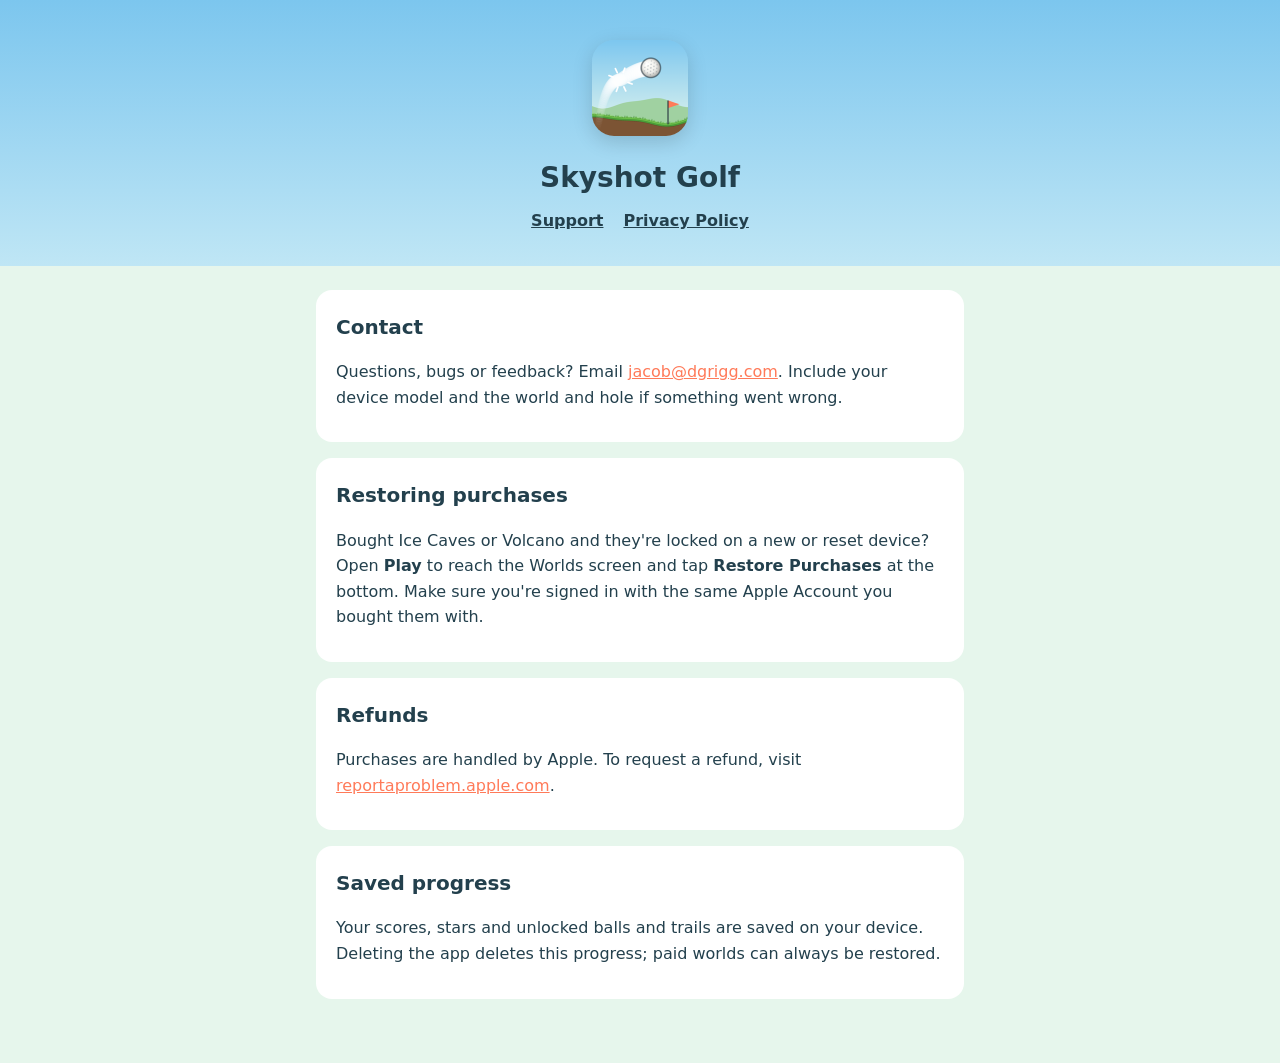
<file: index.html>
<!doctype html>
<html lang="en">
<head>
  <meta charset="utf-8">
  <meta name="viewport" content="width=device-width, initial-scale=1">
  <title>Skyshot Golf Support</title>
  <link rel="stylesheet" href="style.css">
</head>
<body>
  <header>
    <img src="icon.png" alt="Skyshot Golf icon">
    <h1>Skyshot Golf</h1>
    <nav><a href="./">Support</a><a href="privacy.html">Privacy Policy</a></nav>
  </header>
  <main>
    <section>
      <h2>Contact</h2>
      <p>Questions, bugs or feedback? Email <a href="mailto:jacob@dgrigg.com">jacob@dgrigg.com</a>. Include your device model and the world and hole if something went wrong.</p>
    </section>
    <section>
      <h2>Restoring purchases</h2>
      <p>Bought Ice Caves or Volcano and they're locked on a new or reset device? Open <strong>Play</strong> to reach the Worlds screen and tap <strong>Restore Purchases</strong> at the bottom. Make sure you're signed in with the same Apple Account you bought them with.</p>
    </section>
    <section>
      <h2>Refunds</h2>
      <p>Purchases are handled by Apple. To request a refund, visit <a href="https://reportaproblem.apple.com">reportaproblem.apple.com</a>.</p>
    </section>
    <section>
      <h2>Saved progress</h2>
      <p>Your scores, stars and unlocked balls and trails are saved on your device. Deleting the app deletes this progress; paid worlds can always be restored.</p>
    </section>
  </main>
</body>
</html>
</file>
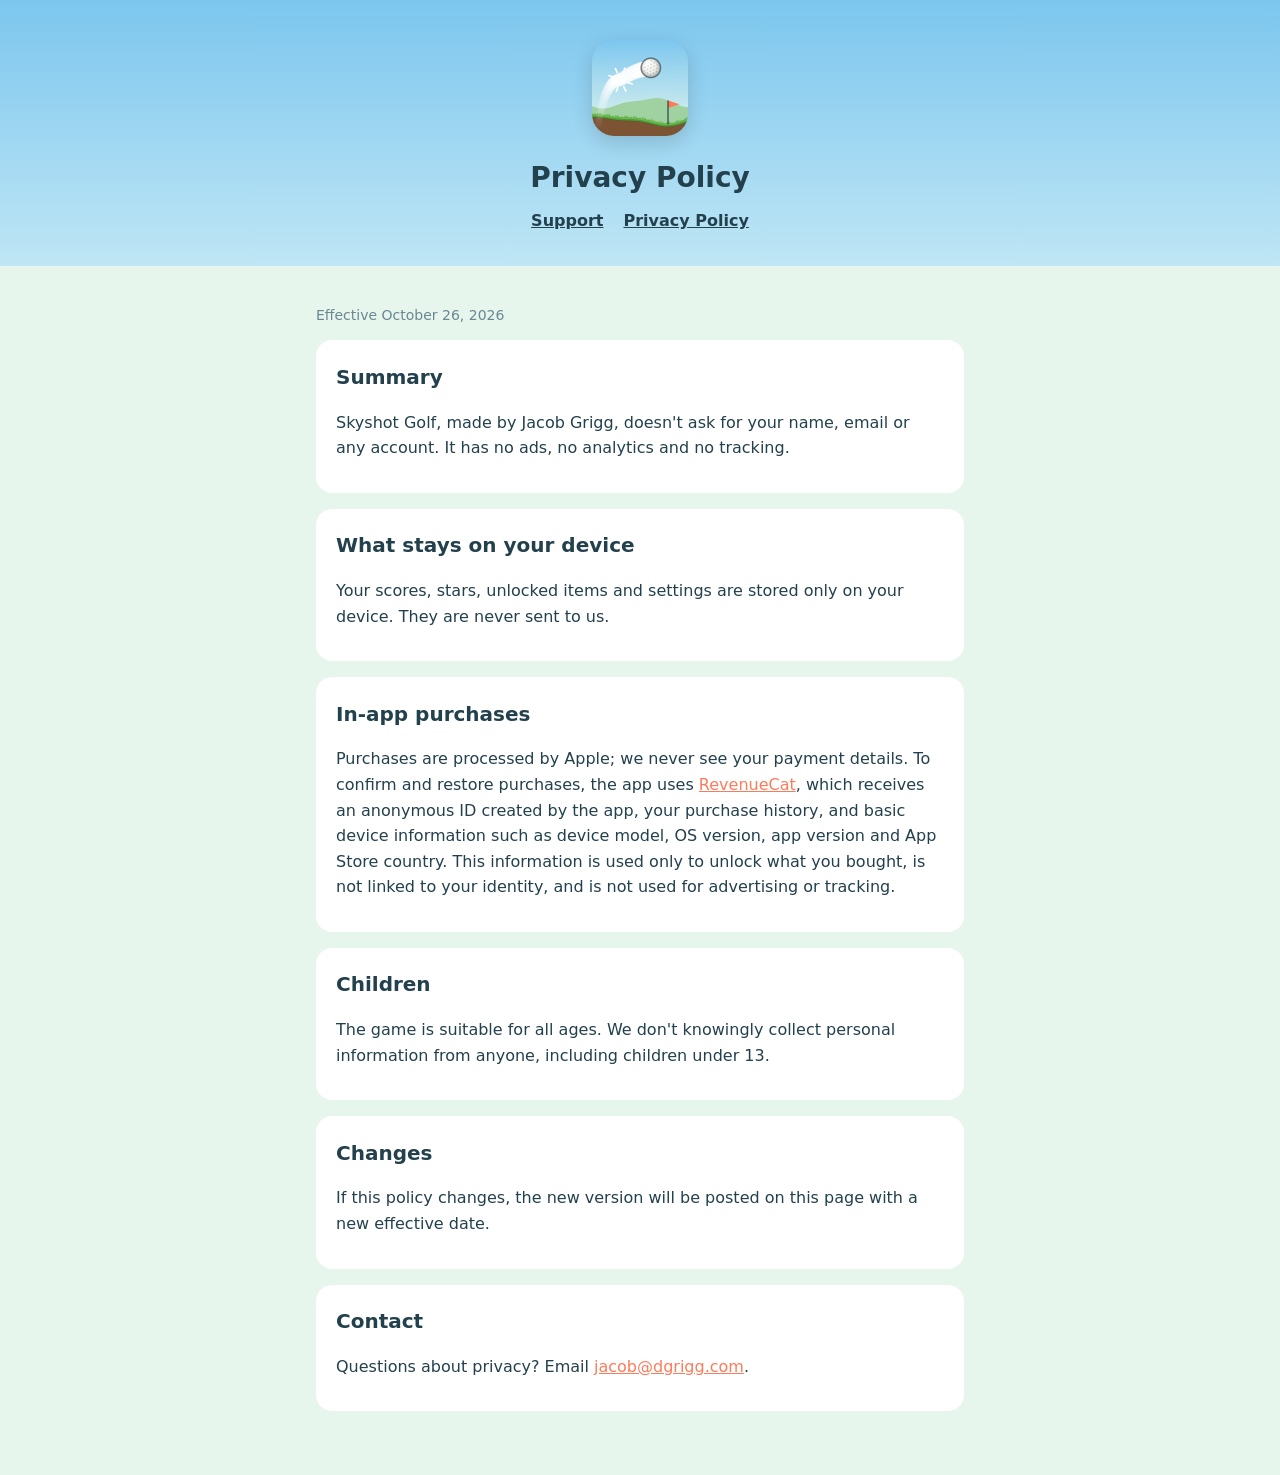
<file: privacy.html>
<!doctype html>
<html lang="en">
<head>
  <meta charset="utf-8">
  <meta name="viewport" content="width=device-width, initial-scale=1">
  <title>Skyshot Golf Privacy Policy</title>
  <link rel="stylesheet" href="style.css">
</head>
<body>
  <header>
    <img src="icon.png" alt="Skyshot Golf icon">
    <h1>Privacy Policy</h1>
    <nav><a href="./">Support</a><a href="privacy.html">Privacy Policy</a></nav>
  </header>
  <main>
    <p class="muted">Effective October 26, 2026</p>
    <section>
      <h2>Summary</h2>
      <p>Skyshot Golf, made by Jacob Grigg, doesn't ask for your name, email or any account. It has no ads, no analytics and no tracking.</p>
    </section>
    <section>
      <h2>What stays on your device</h2>
      <p>Your scores, stars, unlocked items and settings are stored only on your device. They are never sent to us.</p>
    </section>
    <section>
      <h2>In-app purchases</h2>
      <p>Purchases are processed by Apple; we never see your payment details. To confirm and restore purchases, the app uses <a href="https://www.revenuecat.com/privacy">RevenueCat</a>, which receives an anonymous ID created by the app, your purchase history, and basic device information such as device model, OS version, app version and App Store country. This information is used only to unlock what you bought, is not linked to your identity, and is not used for advertising or tracking.</p>
    </section>
    <section>
      <h2>Children</h2>
      <p>The game is suitable for all ages. We don't knowingly collect personal information from anyone, including children under 13.</p>
    </section>
    <section>
      <h2>Changes</h2>
      <p>If this policy changes, the new version will be posted on this page with a new effective date.</p>
    </section>
    <section>
      <h2>Contact</h2>
      <p>Questions about privacy? Email <a href="mailto:jacob@dgrigg.com">jacob@dgrigg.com</a>.</p>
    </section>
  </main>
</body>
</html>
</file>
<file: style.css>
:root { --sky: #7cc6ee; --ink: #23404d; --muted: #6b8792; --accent: #ff7a59; --card: #ffffff; --bg: #e6f6ec; }
@media (prefers-color-scheme: dark) { :root { --ink: #e6f1f5; --muted: #9db4bd; --card: #1d2b31; --bg: #121c20; } }
* { box-sizing: border-box; }
body { margin: 0; font: 16px/1.6 system-ui, -apple-system, "Segoe UI", sans-serif; color: var(--ink); background: var(--bg); }
header { background: linear-gradient(var(--sky), #bfe6f5); padding: 40px 16px 32px; text-align: center; color: #23404d; }
header img { width: 96px; height: 96px; border-radius: 22px; box-shadow: 0 6px 20px rgba(0,0,0,0.15); }
header h1 { margin: 12px 0 0; font-size: 28px; }
nav { margin-top: 8px; }
nav a { color: #23404d; margin: 0 10px; font-weight: 600; }
main { max-width: 680px; margin: 0 auto; padding: 24px 16px 48px; }
section { background: var(--card); border-radius: 16px; padding: 4px 20px 16px; margin-bottom: 16px; }
h2 { font-size: 20px; }
a { color: var(--accent); }
.muted { color: var(--muted); font-size: 14px; }
</file>
